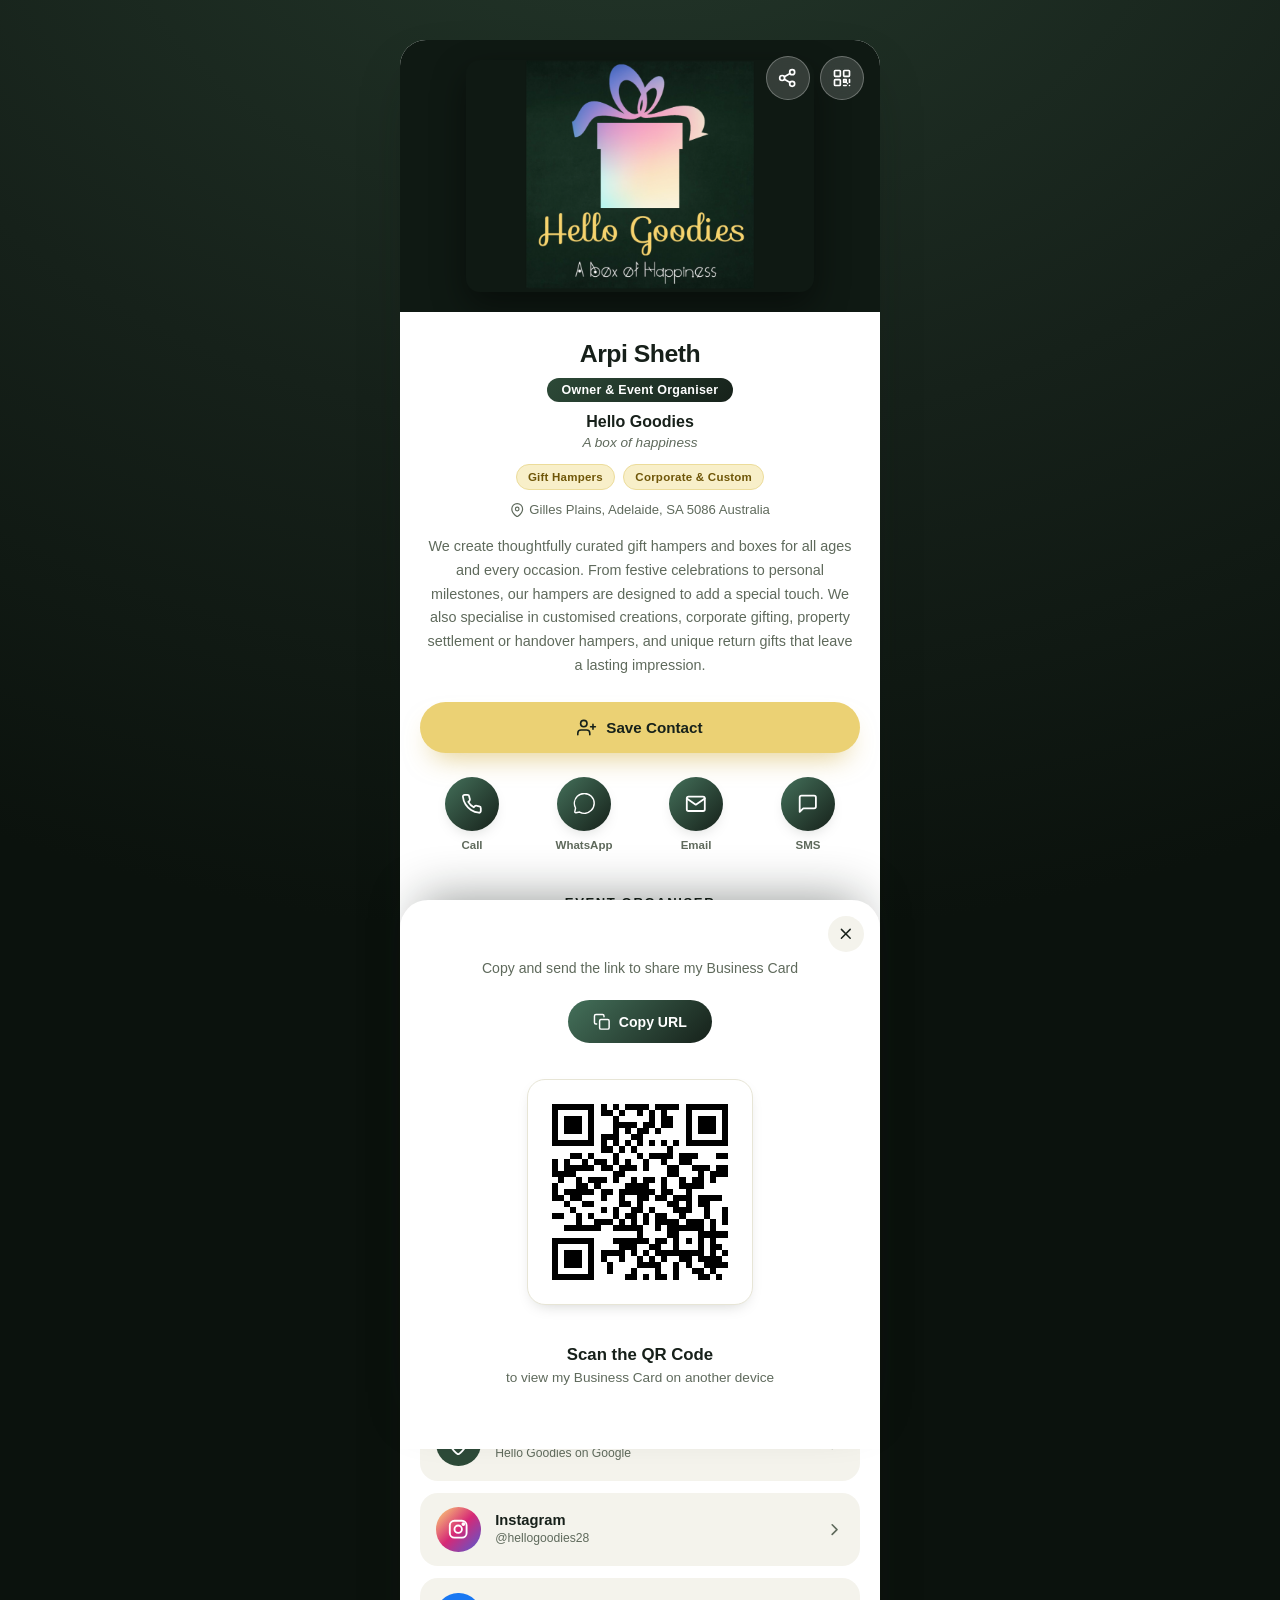
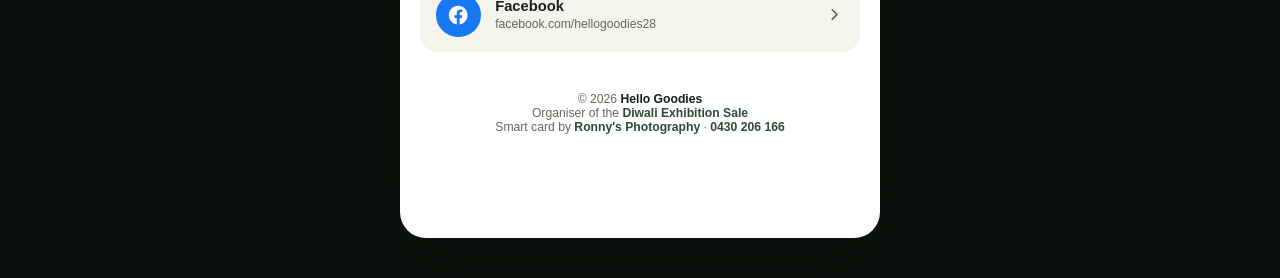
<file: index.html>
<!DOCTYPE html>
<html lang="en-AU">
<head>
  <meta charset="UTF-8">
  <meta name="viewport" content="width=device-width, initial-scale=1.0">
  <meta name="theme-color" content="#16211a">
  <link rel="icon" type="image/png" href="./favicon.png">
  <title>Hello Goodies | Custom Gift Hampers for Every Occasion</title>
  <meta name="description" content="Hello Goodies by Arpi Sheth. Beautifully curated gift hampers for all ages and occasions: customised, corporate, property settlement and return gifts. Adelaide, SA. Organiser of the Diwali Exhibition Sale.">
  <link rel="canonical" href="https://card.hellogoodies.com.au/">

  <meta property="og:type" content="website">
  <meta property="og:site_name" content="Hello Goodies">
  <meta property="og:title" content="Hello Goodies | Custom Gift Hampers for Every Occasion">
  <meta property="og:description" content="A box of happiness. Curated gift hampers for every occasion, Adelaide SA. Organiser of the Diwali Exhibition Sale.">
  <meta property="og:url" content="https://card.hellogoodies.com.au/">
  <meta property="og:image" content="https://card.hellogoodies.com.au/cover.png">
  <meta property="og:locale" content="en_AU">
  <meta name="twitter:card" content="summary_large_image">
  <meta name="twitter:title" content="Hello Goodies | Custom Gift Hampers for Every Occasion">
  <meta name="twitter:description" content="A box of happiness. Curated gift hampers for every occasion, Adelaide SA.">
  <meta name="twitter:image" content="https://card.hellogoodies.com.au/cover.png">

  <script type="application/ld+json">
  {
    "@context": "https://schema.org",
    "@type": "Organization",
    "name": "Hello Goodies",
    "slogan": "A box of happiness",
    "description": "Curated gift hampers and boxes for all ages and every occasion, including customised, corporate, property settlement and return gifts.",
    "url": "https://card.hellogoodies.com.au/",
    "logo": "https://card.hellogoodies.com.au/favicon.png",
    "telephone": "+61433444732",
    "email": "hellogoodies28@gmail.com",
    "founder": { "@type": "Person", "name": "Arpi Sheth" },
    "address": { "@type": "PostalAddress", "addressLocality": "Adelaide", "addressRegion": "SA", "addressCountry": "AU" },
    "sameAs": [
      "https://www.facebook.com/hellogoodies28",
      "https://www.instagram.com/hellogoodies28",
      "https://diwaliexhibitionsale.com.au/"
    ]
  }
  </script>

  <link rel="stylesheet" href="./style.min.css">
</head>
<body>
  <div class="card">

    <header class="hero">
      <img id="cover" src="./cover.png" alt="Hello Goodies, a box of happiness" width="960" height="639">
      <div class="hero-actions">
        <a id="share" class="glass-btn" role="button" tabindex="0" aria-label="Share this card">
          <svg viewBox="0 0 24 24" fill="none" stroke="currentColor" stroke-width="2" stroke-linecap="round" stroke-linejoin="round"><circle cx="17" cy="5" r="3"></circle><circle cx="5" cy="12" r="3"></circle><circle cx="17" cy="19" r="3"></circle><path d="M7.59 13.51l6.83 3.98m-.01-10.98l-6.82 3.98"></path></svg>
        </a>
        <a id="showQR" class="glass-btn" role="button" tabindex="0" aria-label="Show QR code">
          <svg viewBox="0 0 24 24" fill="none" stroke="currentColor" stroke-width="2" stroke-linecap="round" stroke-linejoin="round"><rect x="3" y="3" width="7" height="7" rx="1"></rect><rect x="14" y="3" width="7" height="7" rx="1"></rect><rect x="3" y="14" width="7" height="7" rx="1"></rect><path d="M14 14h3v3h-3zM21 14v3M14 21h3M18.5 18.5h.01M21 21h.01"></path></svg>
        </a>
      </div>
    </header>

    <main>
      <div id="profile">
        <div id="info">
          <p class="name">Arpi Sheth</p>
          <span class="role-chip">Owner &amp; Event Organiser</span>
          <p class="biz-name">Hello Goodies</p>
          <p class="tagline">A box of happiness</p>
          <div class="badges">
            <span class="badge-pill">Gift Hampers</span>
            <span class="badge-pill">Corporate &amp; Custom</span>
          </div>
          <p class="bizaddr">
            <svg viewBox="0 0 24 24" fill="none" stroke="currentColor" stroke-width="2"><path d="M21 10c0 7-9 13-9 13s-9-6-9-13a9 9 0 0118 0z"></path><circle cx="12" cy="10" r="3"></circle></svg>
            Gilles Plains, Adelaide, SA 5086 Australia
          </p>
        </div>
      </div>

      <p class="desc">We create thoughtfully curated gift hampers and boxes for all ages and every occasion. From festive celebrations to personal milestones, our hampers are designed to add a special touch. We also specialise in customised creations, corporate gifting, property settlement or handover hampers, and unique return gifts that leave a lasting impression.</p>

      <div id="cta">
        <a id="vcard" rel="noreferrer" download target="_blank" href="arpisheth.vcf" aria-label="Save Contact">
          <svg viewBox="0 0 24 24" stroke-width="2" stroke-linecap="round" stroke-linejoin="round"><path d="M16 21v-2a4 4 0 00-4-4H5a4 4 0 00-4 4v2"></path><circle cx="8.5" cy="7" r="4"></circle><path d="M20 8v6M23 11h-6"></path></svg>
          Save Contact
        </a>
      </div>

      <div class="actions reveal">
        <div class="actionBtn">
          <a href="tel:+61433444732" aria-label="Call">
            <svg viewBox="0 0 24 24" stroke="currentColor" stroke-width="2" stroke-linecap="round" stroke-linejoin="round"><path d="M22 16.92v3a2 2 0 01-2.18 2 19.79 19.79 0 01-8.63-3.07 19.5 19.5 0 01-6-6 19.79 19.79 0 01-3.07-8.67A2 2 0 014.11 2h3a2 2 0 012 1.72 12.84 12.84 0 00.7 2.81 2 2 0 01-.45 2.11L8.09 9.91a16 16 0 006 6l1.27-1.27a2 2 0 012.11-.45 12.84 12.84 0 002.81.7A2 2 0 0122 16.92z"></path></svg>
          </a>
          <p>Call</p>
        </div>
        <div class="actionBtn">
          <a target="_blank" rel="noopener noreferrer" aria-label="WhatsApp" href="https://wa.me/61433444732">
            <svg viewBox="0 0 24 24" stroke="currentColor" stroke-width="1.6"><path d="M2.841 16.664A10.987 10.987 0 014.776 3.725c4.297-4.297 11.273-4.297 15.57 0 4.297 4.297 4.297 11.273 0 15.57-3.522 3.522-8.845 4.157-13.018 1.904l-4.142.784a1.002 1.002 0 01-1.167-1.178l.822-4.141z"></path></svg>
          </a>
          <p>WhatsApp</p>
        </div>
        <div class="actionBtn">
          <a href="mailto:hellogoodies28@gmail.com" aria-label="Email">
            <svg viewBox="0 0 24 24" stroke="currentColor" stroke-width="2" stroke-linecap="round" stroke-linejoin="round"><path d="M4 4h16c1.1 0 2 .9 2 2v12c0 1.1-.9 2-2 2H4c-1.1 0-2-.9-2-2V6c0-1.1.9-2 2-2z"></path><path d="M22 6l-10 7L2 6"></path></svg>
          </a>
          <p>Email</p>
        </div>
        <div class="actionBtn">
          <a href="sms:+61433444732" aria-label="SMS">
            <svg viewBox="0 0 24 24" stroke="currentColor" stroke-width="2" stroke-linecap="round" stroke-linejoin="round"><path d="M21 15a2 2 0 01-2 2H7l-4 4V5a2 2 0 012-2h14a2 2 0 012 2z"></path></svg>
          </a>
          <p>SMS</p>
        </div>
      </div>

      <!-- Diwali Exhibition Sale -->
      <div class="section-title reveal"><span class="line"></span><h2>Event Organiser</h2><span class="line"></span></div>
      <section class="event reveal" aria-labelledby="event-title">
        <p class="event__eyebrow">Free two-day Diwali market in Adelaide</p>
        <h3 class="event__title" id="event-title">Diwali Exhibition Sale 2026</h3>
        <p class="event__by">Organised by Hello Goodies and Curious Cook's Diary</p>
        <ul class="event__list">
          <li><svg viewBox="0 0 24 24"><rect x="3" y="4" width="18" height="18" rx="2"></rect><path d="M16 2v4M8 2v4M3 10h18"></path></svg><span>Saturday 24 and Sunday 25 October 2026</span></li>
          <li><svg viewBox="0 0 24 24"><circle cx="12" cy="12" r="10"></circle><path d="M12 6v6l4 2"></path></svg><span>10am to 8pm both days</span></li>
          <li><svg viewBox="0 0 24 24"><path d="M21 10c0 7-9 13-9 13s-9-6-9-13a9 9 0 0118 0z"></path><circle cx="12" cy="10" r="3"></circle></svg><span>Campbelltown Function Centre, 172 Montacute Rd, Rostrevor SA 5073</span></li>
          <li><svg viewBox="0 0 24 24"><path d="M20 12v10H4V12M2 7h20v5H2zM12 22V7M12 7H7.5a2.5 2.5 0 010-5C11 2 12 7 12 7zM12 7h4.5a2.5 2.5 0 000-5C13 2 12 7 12 7z"></path></svg><span>Free entry, free parking and a free prize draw for a mystery hamper</span></li>
        </ul>
        <a class="event__btn" href="https://diwaliexhibitionsale.com.au/" target="_blank" rel="noopener">
          Visit the Diwali Exhibition Sale website
          <svg viewBox="0 0 24 24"><path d="M5 12h14M13 5l7 7-7 7"></path></svg>
        </a>
        <p class="event__url">diwaliexhibitionsale.com.au</p>
      </section>

      <div class="section-title reveal"><span class="line"></span><h2>Find Us Online</h2><span class="line"></span></div>
      <div class="links reveal">
        <a class="link-card" target="_blank" rel="noopener noreferrer" href="https://share.google/Xc9cUxqWn25jVNM16">
          <div class="link-icon" style="background:#2d4a38"><svg viewBox="0 0 24 24" fill="none" stroke="#fff" stroke-width="2" stroke-linecap="round" stroke-linejoin="round"><path d="M21 10c0 7-9 13-9 13s-9-6-9-13a9 9 0 0118 0z"></path><circle cx="12" cy="10" r="3"></circle></svg></div>
          <div class="link-text"><p>Google</p><span>Hello Goodies on Google</span></div>
          <svg class="link-arrow" viewBox="0 0 24 24" stroke-width="2" stroke-linecap="round" stroke-linejoin="round"><path d="M9 6l6 6-6 6"></path></svg>
        </a>
        <a class="link-card" target="_blank" rel="noopener noreferrer" href="https://www.instagram.com/hellogoodies28">
          <div class="link-icon" style="background:linear-gradient(135deg,#feda75,#d62976,#4f5bd5)"><svg viewBox="0 0 24 24" fill="none" stroke="#fff" stroke-width="2" stroke-linecap="round" stroke-linejoin="round"><rect x="3" y="3" width="18" height="18" rx="5"></rect><circle cx="12" cy="12" r="4"></circle><circle cx="17.5" cy="6.5" r="1" fill="#fff"></circle></svg></div>
          <div class="link-text"><p>Instagram</p><span>@hellogoodies28</span></div>
          <svg class="link-arrow" viewBox="0 0 24 24" stroke-width="2" stroke-linecap="round" stroke-linejoin="round"><path d="M9 6l6 6-6 6"></path></svg>
        </a>
        <a class="link-card" target="_blank" rel="noopener noreferrer" href="https://www.facebook.com/hellogoodies28">
          <div class="link-icon" style="background:#1877f2"><svg viewBox="0 0 24 24" fill="#fff"><path d="M12.001 2.002c-5.522 0-9.999 4.477-9.999 9.999 0 4.99 3.656 9.126 8.437 9.879v-6.988h-2.54v-2.891h2.54V9.798c0-2.508 1.493-3.891 3.776-3.891 1.094 0 2.24.195 2.24.195v2.459h-1.264c-1.24 0-1.628.772-1.628 1.563v1.875h2.771l-.443 2.891h-2.328v6.988C18.344 21.129 22 16.992 22 12.001c0-5.522-4.477-9.999-9.999-9.999z"></path></svg></div>
          <div class="link-text"><p>Facebook</p><span>facebook.com/hellogoodies28</span></div>
          <svg class="link-arrow" viewBox="0 0 24 24" stroke-width="2" stroke-linecap="round" stroke-linejoin="round"><path d="M9 6l6 6-6 6"></path></svg>
        </a>
      </div>

      <footer>
        &copy; 2026 <strong>Hello Goodies</strong><br>
        Organiser of the <a href="https://diwaliexhibitionsale.com.au/" target="_blank" rel="noopener">Diwali Exhibition Sale</a><br>
        Smart card by <a href="https://card.ronnysphotography.com/" target="_blank" rel="noopener">Ronny's Photography</a> &middot; <a href="tel:0430206166" style="white-space:nowrap">0430&nbsp;206&nbsp;166</a>
      </footer>
    </main>
  </div>

  <div id="modalOverlay"></div>
  <div id="modal">
    <div id="closeModal"><a id="close" role="button" tabindex="0" aria-label="Close"><svg viewBox="0 0 24 24" fill="none" stroke-width="2" stroke-linecap="round" stroke-linejoin="round"><path d="M18 6L6 18M6 6l12 12"></path></svg></a></div>
    <div id="modalView">
      <div id="copyView">
        <p>Copy and send the link to share my Business Card</p>
        <button id="copyURL"><svg viewBox="0 0 24 24" fill="none" stroke-width="2" stroke-linecap="round" stroke-linejoin="round"><rect x="9" y="9" width="13" height="13" rx="2" ry="2"></rect><path d="M5 15H4a2 2 0 01-2-2V4a2 2 0 012-2h9a2 2 0 012 2v1"></path></svg><span class="action">Copy URL</span></button>
      </div>
      <div id="qrView">
        <div id="qr"></div>
        <h2>Scan the QR Code</h2>
        <p>to view my Business Card on another device</p>
      </div>
    </div>
  </div>

  <script src="./qrcode.min.js"></script>
  <script src="./script.js"></script>
</body>
</html>
</file>
<file: style.min.css>
/* ---------- Foundations ---------- */
:root {
  --ink: #17201a;
  --muted: #5f6a5c;
  --brand-deep: #16211a;
  --brand: #2d4a38;
  --brand-bright: #44705a;
  --accent: #c9a227;
  --accent-soft: #f8efc9;
  --paper: #f4f3ec;
  --card-bg: #ffffff;
  --line: #e7e5d6;
  --shadow-lg: 0 24px 60px -22px rgba(14, 22, 17, 0.4);
  --shadow-md: 0 12px 30px -14px rgba(14, 22, 17, 0.3);
  --shadow-sm: 0 6px 16px -8px rgba(14, 22, 17, 0.25);
  --radius-lg: 26px;
  --radius-md: 18px;
  --radius-sm: 12px;
  --font: -apple-system, BlinkMacSystemFont, "Segoe UI", Roboto, Helvetica, Arial, sans-serif;
}

* { box-sizing: border-box; }

html { -webkit-tap-highlight-color: transparent; }

body {
  margin: 0;
  padding: 2.5rem 1rem;
  font-family: var(--font);
  color: var(--ink);
  background:
    radial-gradient(120% 60% at 50% -10%, #24382b 0%, var(--brand-deep) 55%, #0b120d 100%);
  min-height: 100vh;
}

.card {
  max-width: 30rem;
  margin: 0 auto;
  background: var(--card-bg);
  border-radius: var(--radius-lg);
  overflow: hidden;
  box-shadow: var(--shadow-lg);
  position: relative;
}

a { text-decoration: none; -webkit-user-select: none; user-select: none; color: inherit; }
button { font-family: inherit; }

/* ---------- Reveal-on-scroll ---------- */
.reveal { opacity: 0; transform: translateY(16px); transition: opacity .6s ease, transform .6s ease; }
.reveal.visible { opacity: 1; transform: translateY(0); }

/* ---------- Hero ---------- */
.hero {
  position: relative;
  height: 15rem;
  overflow: hidden;
  background: linear-gradient(135deg, var(--brand-deep), var(--brand));
}
.hero img#cover {
  position: absolute;
  inset: 0;
  width: 100%;
  height: 100%;
  object-fit: cover;
  object-position: center;
}
.hero::after {
  content: "";
  position: absolute;
  inset: 0;
  background: linear-gradient(180deg, rgba(22, 33, 26, 0.05) 0%, rgba(12, 20, 15, 0.75) 100%);
}

.hero-actions {
  position: absolute;
  top: 1rem;
  right: 1rem;
  z-index: 5;
  display: flex;
  gap: 0.6rem;
}
.glass-btn {
  width: 2.75rem;
  height: 2.75rem;
  border-radius: 50%;
  background: rgba(255, 255, 255, 0.16);
  backdrop-filter: blur(10px);
  -webkit-backdrop-filter: blur(10px);
  border: 1px solid rgba(255, 255, 255, 0.28);
  display: flex;
  align-items: center;
  justify-content: center;
  cursor: pointer;
  transition: transform .2s ease, background .2s ease;
}
.glass-btn:hover { background: rgba(255, 255, 255, 0.3); transform: translateY(-2px); }
.glass-btn svg { width: 1.25rem; height: 1.25rem; stroke: #fff; }
.glass-btn.opacity0 { opacity: 0; pointer-events: none; }

/* ---------- Profile ---------- */
#profile { display: flex; flex-direction: column; align-items: center; position: relative; z-index: 3; }

.avatar-ring {
  width: 9.5rem;
  height: 9.5rem;
  border-radius: 50%;
  margin-top: -4.75rem;
  padding: 5px;
  background: linear-gradient(135deg, var(--accent), var(--brand));
  box-shadow: var(--shadow-md);
  position: relative;
}
.avatar-inner {
  width: 100%;
  height: 100%;
  border-radius: 50%;
  background: #fff;
  border: 4px solid #fff;
  box-sizing: border-box;
  padding: 1.1rem;
  display: flex;
  align-items: center;
  justify-content: center;
  overflow: hidden;
}
.avatar-inner img {
  width: 100%;
  height: 100%;
  object-fit: contain;
  display: block;
  pointer-events: none;
  user-select: none;
}
.badge-check {
  position: absolute;
  bottom: 2px;
  right: 2px;
  width: 2rem;
  height: 2rem;
  border-radius: 50%;
  background: var(--brand);
  border: 3px solid #fff;
  display: flex;
  align-items: center;
  justify-content: center;
}
.badge-check svg { width: 1rem; height: 1rem; stroke: #fff; }

#info { text-align: center; margin-top: 1rem; padding: 0 1.25rem; }
.name { font-weight: 800; font-size: 1.55rem; letter-spacing: -0.02em; margin: 0; color: var(--ink); }
.role-chip {
  display: inline-flex;
  align-items: center;
  gap: 0.4rem;
  margin-top: 0.6rem;
  background: linear-gradient(135deg, var(--brand), var(--brand-deep));
  color: #fff;
  padding: 0.32rem 0.9rem;
  border-radius: 99px;
  font-size: 0.78rem;
  font-weight: 700;
  letter-spacing: 0.02em;
}
.biz-name { font-size: 1rem; font-weight: 600; margin: 0.7rem 0 0; color: var(--ink); }

.badges { display: flex; flex-wrap: wrap; justify-content: center; gap: 0.5rem; margin: 0.9rem 0 0; }
.badge-pill {
  display: inline-flex;
  align-items: center;
  gap: 0.32rem;
  font-size: 0.72rem;
  font-weight: 700;
  letter-spacing: 0.02em;
  color: #6f5608;
  background: var(--accent-soft);
  border: 1px solid #ecdc9a;
  padding: 0.35rem 0.7rem;
  border-radius: 99px;
}
.badge-pill svg { width: 0.8rem; height: 0.8rem; }

.bizaddr {
  font-size: 0.82rem;
  color: var(--muted);
  margin: 0.8rem 0 0;
  display: flex;
  align-items: center;
  justify-content: center;
  gap: 0.3rem;
}
.bizaddr svg { width: 0.9rem; height: 0.9rem; flex-shrink: 0; }

.desc {
  font-size: 0.9rem;
  line-height: 1.65;
  color: var(--muted);
  text-align: center;
  margin: 1.1rem 1.5rem 0;
}

/* ---------- Primary CTA ---------- */
#cta { padding: 0 1.25rem; margin-top: 1.5rem; }
#vcard {
  display: flex;
  align-items: center;
  justify-content: center;
  gap: 0.6rem;
  width: 100%;
  padding: 1rem 1.5rem;
  border-radius: 99px;
  background: linear-gradient(135deg, var(--brand-bright), var(--brand-deep));
  color: #fff;
  font-weight: 700;
  font-size: 0.95rem;
  box-shadow: 0 14px 28px -12px rgba(45, 74, 56, 0.55);
  transition: transform .2s ease, box-shadow .2s ease;
}
#vcard:hover { transform: translateY(-2px); box-shadow: 0 18px 34px -12px rgba(45, 74, 56, 0.65); }
#vcard svg { width: 1.2rem; height: 1.2rem; stroke: #fff; }

/* ---------- Quick actions grid ---------- */
.actions { display: grid; grid-template-columns: repeat(4, 1fr); gap: 0.75rem; padding: 1.5rem 1.25rem 0; }
.actionBtn { display: flex; flex-direction: column; align-items: center; gap: 0.5rem; }
.actionBtn a {
  width: 3.4rem;
  height: 3.4rem;
  border-radius: 50%;
  display: flex;
  align-items: center;
  justify-content: center;
  background: linear-gradient(135deg, var(--accent), var(--brand));
  box-shadow: var(--shadow-sm);
  transition: transform .2s ease, box-shadow .2s ease;
}
.actionBtn a:hover { transform: translateY(-3px) scale(1.04); box-shadow: var(--shadow-md); }
.actionBtn svg { width: 1.35rem; height: 1.35rem; stroke: #fff; fill: none; }
.actionBtn p { margin: 0; font-size: 0.72rem; font-weight: 600; color: var(--muted); text-align: center; }

/* ---------- Section heading ---------- */
.section-title { display: flex; align-items: center; justify-content: center; gap: 0.7rem; margin: 2.75rem 1.25rem 1.25rem; }
.section-title .line { flex: 1; max-width: 2.25rem; height: 1px; background: var(--line); }
.section-title h2 { font-size: 0.82rem; letter-spacing: 0.12em; text-transform: uppercase; font-weight: 800; color: var(--ink); margin: 0; white-space: nowrap; }

/* ---------- Services ---------- */
.services { display: grid; grid-template-columns: repeat(2, 1fr); gap: 0.85rem; padding: 0 1.25rem; }
.service-card {
  background: var(--paper);
  border-radius: var(--radius-sm);
  padding: 1.1rem 0.9rem;
  text-align: center;
  transition: transform .2s ease, box-shadow .2s ease;
}
.service-card:hover { transform: translateY(-3px); box-shadow: var(--shadow-sm); }
.service-icon {
  width: 2.75rem;
  height: 2.75rem;
  margin: 0 auto 0.6rem;
  border-radius: 50%;
  background: #fff;
  display: flex;
  align-items: center;
  justify-content: center;
  box-shadow: var(--shadow-sm);
}
.service-icon svg { width: 1.3rem; height: 1.3rem; stroke: var(--brand); fill: none; }
.service-card p { margin: 0; font-size: 0.82rem; font-weight: 700; color: var(--ink); }

/* ---------- Reviews CTA ---------- */
.review-card {
  margin: 0 1.25rem;
  padding: 1.25rem;
  border-radius: var(--radius-md);
  background: linear-gradient(135deg, #eef0fb, #e2e5f7);
  border: 1px solid var(--accent-soft);
  display: flex;
  align-items: center;
  gap: 1rem;
}
.review-stars { display: flex; gap: 0.15rem; flex-shrink: 0; }
.review-stars svg { width: 1.1rem; height: 1.1rem; stroke: var(--accent); fill: none; }
.review-text { flex: 1; }
.review-text p { margin: 0; font-size: 0.85rem; font-weight: 700; color: var(--ink); }
.review-text span { font-size: 0.76rem; color: var(--muted); }
.review-arrow { width: 2.2rem; height: 2.2rem; border-radius: 50%; background: var(--brand); display: flex; align-items: center; justify-content: center; flex-shrink: 0; }
.review-arrow svg { width: 1rem; height: 1rem; stroke: #fff; }

/* ---------- Socials ---------- */
.socials { display: flex; flex-wrap: wrap; justify-content: center; gap: 0.85rem; padding: 0 1.25rem; }
.social-btn {
  width: 3rem;
  height: 3rem;
  border-radius: 50%;
  display: flex;
  align-items: center;
  justify-content: center;
  box-shadow: var(--shadow-sm);
  transition: transform .2s ease;
}
.social-btn:hover { transform: translateY(-3px) scale(1.06); }
.social-btn svg { width: 1.3rem; height: 1.3rem; fill: #fff; }

/* ---------- Footer ---------- */
footer {
  text-align: center;
  padding: 2.5rem 1.5rem 6.5rem;
  font-size: 0.76rem;
  color: var(--muted);
}
footer strong { color: var(--ink); }
footer a { color: var(--brand); font-weight: 700; }

/* ---------- Sticky mobile CTA bar ---------- */
.sticky-bar {
  position: fixed;
  left: 0;
  right: 0;
  bottom: 0;
  z-index: 20;
  display: flex;
  justify-content: center;
  padding: 0.75rem 1rem calc(0.75rem + env(safe-area-inset-bottom));
  background: rgba(255, 255, 255, 0.82);
  backdrop-filter: blur(14px);
  -webkit-backdrop-filter: blur(14px);
  border-top: 1px solid var(--line);
  transform: translateY(100%);
  transition: transform .3s ease;
}
.sticky-bar.visible { transform: translateY(0); }
.sticky-bar-inner { display: flex; gap: 0.6rem; width: 100%; max-width: 30rem; }
.sticky-bar-inner a {
  flex: 1;
  display: flex;
  align-items: center;
  justify-content: center;
  gap: 0.4rem;
  padding: 0.7rem;
  border-radius: 99px;
  font-size: 0.8rem;
  font-weight: 700;
}
.sticky-bar-inner svg { width: 1rem; height: 1rem; }
.sticky-call { background: var(--paper); color: var(--ink); }
.sticky-call svg { stroke: var(--ink); }
.sticky-save { background: linear-gradient(135deg, var(--brand-bright), var(--brand-deep)); color: #fff; }
.sticky-save svg { stroke: #fff; }

/* ---------- Modal / Share sheet ---------- */
#modalOverlay {
  position: fixed;
  inset: 0;
  background: rgba(8, 14, 10, 0.55);
  backdrop-filter: blur(4px);
  -webkit-backdrop-filter: blur(4px);
  z-index: 40;
  opacity: 0;
  visibility: hidden;
  transition: opacity .25s ease;
}
#modalOverlay.open { opacity: 1; visibility: visible; }

#modal {
  position: fixed;
  left: 50%;
  bottom: 0;
  transform: translate(-50%, 100%);
  width: 100%;
  max-width: 30rem;
  background: #fff;
  border-radius: 1.75rem 1.75rem 0 0;
  z-index: 41;
  transition: transform .3s ease;
  box-shadow: 0 -20px 50px -20px rgba(14, 22, 17, 0.45);
}
#modal.open { transform: translate(-50%, 0); }

#closeModal { display: flex; justify-content: flex-end; padding: 1rem 1rem 0; }
#close {
  width: 2.25rem;
  height: 2.25rem;
  border-radius: 50%;
  background: var(--paper);
  display: flex;
  align-items: center;
  justify-content: center;
  cursor: pointer;
}
#close svg { width: 1.1rem; height: 1.1rem; stroke: var(--ink); }

#modalView, #copyView, #qrView { display: flex; flex-direction: column; align-items: center; padding-bottom: 2rem; }
#copyView p, #qrView p { text-align: center; }
#copyView p { margin: 0.5rem 2rem 1.5rem; color: var(--muted); font-size: 0.88rem; }

#copyURL {
  display: inline-flex;
  align-items: center;
  gap: 0.5rem;
  border: none;
  outline: none;
  cursor: pointer;
  border-radius: 99px;
  padding: 0.8rem 1.6rem;
  background: linear-gradient(135deg, var(--brand-bright), var(--brand-deep));
  color: #fff;
  font-weight: 700;
  font-size: 0.88rem;
}
#copyURL svg { width: 1.1rem; height: 1.1rem; stroke: #fff; }

#qrView h2 { font-size: 1.05rem; margin: 1rem 0 0.3rem; color: var(--ink); }
#qrView p { color: var(--muted); font-size: 0.85rem; margin: 0 2rem; }
#qr {
  margin: 0.25rem 2rem 1.5rem;
  padding: 1.5rem;
  background: #fff;
  border: 1px solid var(--line);
  border-radius: var(--radius-md);
  box-shadow: var(--shadow-sm);
}
#qr svg { width: 11rem; height: 11rem; display: block; }

/* ---------- Responsive ---------- */
@media (max-width: 420px) {
  .actions { grid-template-columns: repeat(3, 1fr); }
  .avatar-ring { width: 8rem; height: 8rem; margin-top: -4rem; }
}

/* ---------- Link cards ---------- */
.links { display: flex; flex-direction: column; gap: 0.75rem; padding: 0 1.25rem; }
.link-card { display: flex; align-items: center; gap: 0.9rem; padding: 0.9rem 1rem; border-radius: var(--radius-md); background: var(--paper); transition: transform .2s ease, box-shadow .2s ease; }
.link-card:hover { transform: translateY(-2px); box-shadow: var(--shadow-sm); }
.link-icon { width: 2.8rem; height: 2.8rem; border-radius: 50%; display: flex; align-items: center; justify-content: center; flex-shrink: 0; }
.link-icon svg { width: 1.4rem; height: 1.4rem; }
.link-text { flex: 1; }
.link-text p { margin: 0; font-size: 0.92rem; font-weight: 700; color: var(--ink); }
.link-text span { font-size: 0.76rem; color: var(--muted); }
.link-arrow { width: 1.2rem; height: 1.2rem; stroke: var(--muted); fill: none; flex-shrink: 0; }
.avatar-inner { padding: 0; }

.avatar-inner img { object-fit: cover; }

/* ---------- Hello Goodies specifics ---------- */
.hero { height: 17rem; background: #1d2a21; display: flex; align-items: center; justify-content: center; }
.hero img#cover { position: static; width: auto; height: 100%; max-width: 100%; object-fit: contain; }
.hero::after { display: none; }
#info { margin-top: 1.75rem; }
#vcard { background: #ebd174; color: #16211a; box-shadow: 0 14px 28px -12px rgba(201, 162, 39, 0.6); }
#vcard:hover { box-shadow: 0 18px 34px -12px rgba(201, 162, 39, 0.75); }
#vcard svg { stroke: #16211a; fill: none; }
.tagline { margin: 0.25rem 0 0; font-size: 0.85rem; font-style: italic; color: var(--muted); }

.event { margin: 0 1.25rem; padding: 1.5rem 1.25rem; border-radius: var(--radius-md); background: var(--brand-deep); color: #fff; border: 1px solid rgba(235, 209, 116, 0.35); }
.event__eyebrow { margin: 0 0 0.5rem; font-size: 0.75rem; font-weight: 800; letter-spacing: 0.14em; text-transform: uppercase; color: #ebd174; }
.event__title { margin: 0 0 0.35rem; font-size: 1.5rem; font-weight: 800; line-height: 1.15; letter-spacing: -0.01em; }
.event__by { margin: 0 0 1.15rem; font-size: 0.85rem; color: rgba(255, 255, 255, 0.78); }
.event__list { display: grid; gap: 0.8rem; margin: 0 0 1.35rem; padding: 0; list-style: none; }
.event__list li { display: flex; gap: 0.75rem; align-items: flex-start; font-size: 0.9rem; line-height: 1.45; }
.event__list svg { width: 1.15rem; height: 1.15rem; flex: none; margin-top: 0.1rem; fill: none; stroke: #ebd174; stroke-width: 2; stroke-linecap: round; stroke-linejoin: round; }
.event__btn { display: flex; align-items: center; justify-content: center; gap: 0.5rem; min-height: 3rem; padding: 0.8rem 1.25rem; border-radius: 99px; background: #ebd174; color: #16211a; font-weight: 800; font-size: 0.92rem; text-align: center; transition: background .2s ease; }
.event__btn:hover { background: #f3dd8c; }
.event__btn svg { width: 1.1rem; height: 1.1rem; flex: none; fill: none; stroke: #16211a; stroke-width: 2; stroke-linecap: round; stroke-linejoin: round; }
.event__url { margin: 0.75rem 0 0; text-align: center; font-size: 0.78rem; color: rgba(255, 255, 255, 0.7); }

/* Logo plate, contact buttons */
.hero { background: #0f1913; padding: 1.25rem 0; }
.hero img#cover { height: 100%; border-radius: 14px; box-shadow: 0 14px 34px rgba(0, 0, 0, 0.45); }
.actionBtn a { background: linear-gradient(135deg, var(--brand-bright), var(--brand-deep)); }
.actions { grid-template-columns: repeat(4, 1fr); gap: 0.5rem; }
@media (max-width: 420px) { .actions { grid-template-columns: repeat(4, 1fr); } }
</file>
